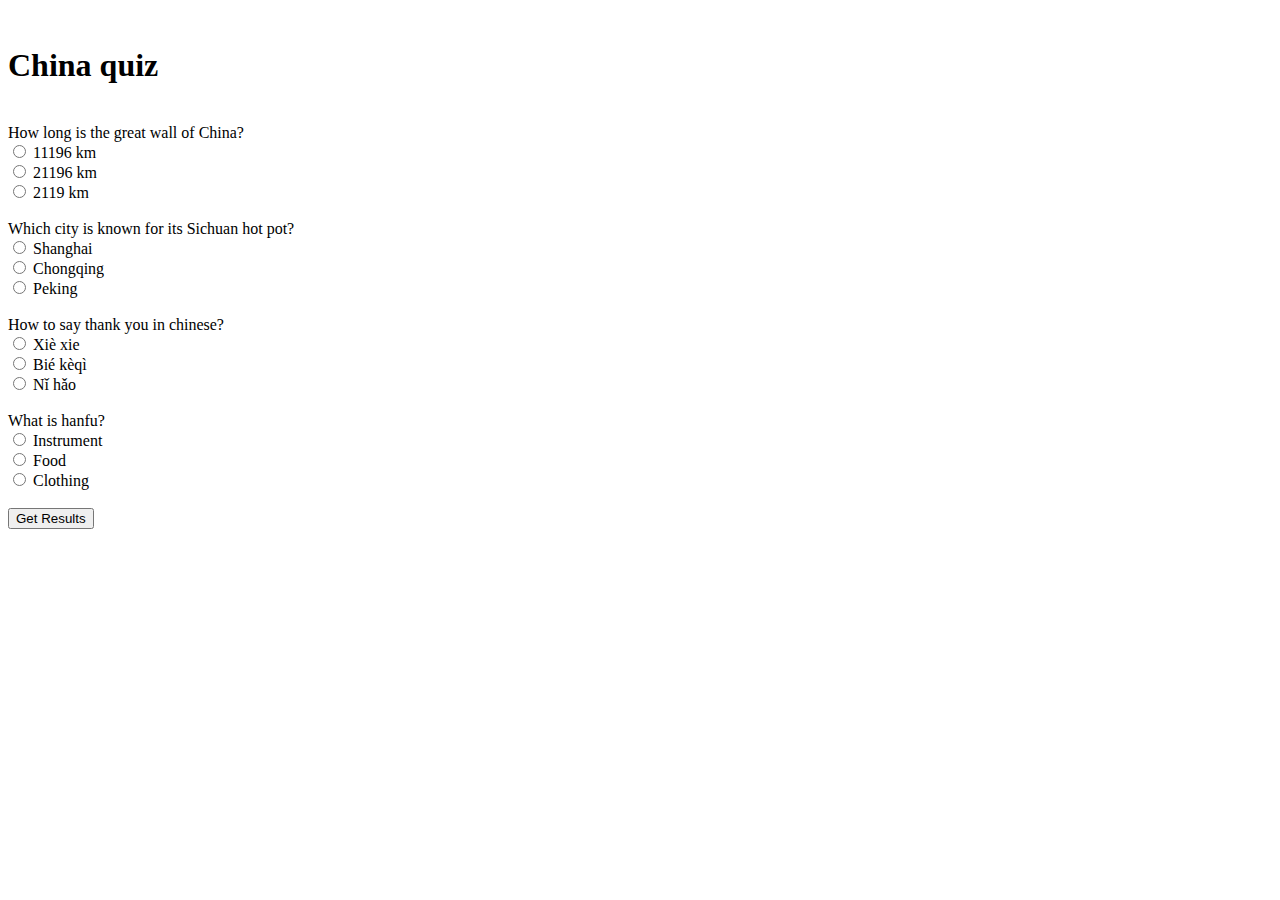
<file: ajax/ajax_quiz.html>
<!DOCTYPE html>
<html lang="en">

<head>
    <meta charset="UTF-8">
    <meta http-equiv="X-UA-Compatible" content="IE=edge">
    <meta name="viewport" content="width=device-width, initial-scale=1.0">
    <link href="https://cdn.jsdelivr.net/npm/bootstrap@5.1.3/dist/css/bootstrap.min.css" rel="stylesheet"
        integrity="sha384-1BmE4kWBq78iYhFldvKuhfTAU6auU8tT94WrHftjDbrCEXSU1oBoqyl2QvZ6jIW3" crossorigin="anonymous">
    <script src="https://ajax.googleapis.com/ajax/libs/jquery/3.6.0/jquery.min.js"></script>
    <title>Quiz by Mira</title>
    <script>
        let questionData;
        let questionURL = "questions.json";
        let promise = $.getJSON(questionURL);
        promise.done(function (data) {
            questionData = data;

            let quizContainer = document.getElementById('quiz');
            let submitButton = document.getElementById('submit');
            let resultsContainer = document.getElementById('results');

            generateQuiz(questionData, quizContainer, resultsContainer, submitButton);

            function generateQuiz(questionData, quizContainer, resultsContainer, submitButton) {

                function showQuestions(questionData, quizContainer) {
                    var output = [];
                    var answers;

                    for (let [index, question] of Object.entries(questionData)) {
                        answers = [];
                        for (i in question.choices) {
                            x = question.choices[i].text;
                            y = question.choices[i].points;
                            answers.push(
                                `<label><input type="radio" name="question${index}" value="${y}"> ${x}</label><br>`);
                        }
                        output.push(
                            `<div class="question">${question.text}</div>`
                            + '<div class="answers">' + answers.join('') + '</div><br>'
                        );
                    }
                    quizContainer.innerHTML = output.join('');
                }

                function showResults(questionData, quizContainer, resultsContainer) {

                    var userAnswers = [];

                    for (var i = 0; i < questionData.length; i++) {
                        try {
                            var valueAnswer = parseInt(quizContainer.querySelector(`input[name=question${i}]:checked`).value);
                        }
                        catch {
                            var valueAnswer = null;
                        }
                    if (userAnswers.includes(null)) {
                        resultsContainer.innerHTML = '<br>Please, answer all the questions';
                    }
                    else {
                        userAnswers.push(valueAnswer);
                        resultsContainer.innerHTML = '<br>Correct answers: ' + userAnswers.reduce((a, b) => a + b, 0) + ' out of ' + questionData.length;
                    }
                    
                    }
                    
                }

                showQuestions(questionData, quizContainer);

                submitButton.onclick = function (e) {
                    e.preventDefault();
                    showResults(questionData, quizContainer, resultsContainer);
                }
            }
        });
    </script>
</head>

<body>
    <div class="container">
        <div class="row">
            <div class="col-md-6 offset-md-3 text-center">
                <br>
                <form class="p-5 border border-light rounded shadow p-3 mb-5 bg-white rounded">
                    <h1>China quiz</h1><br>
                    <div class="mb-3" id="quiz"></div>
                    <button class="btn btn-primary" id="submit">Get Results</button>
                    <div id="results"></div>
                </form>
            </div>
        </div>
    </div>

</body>

</html>
</file>
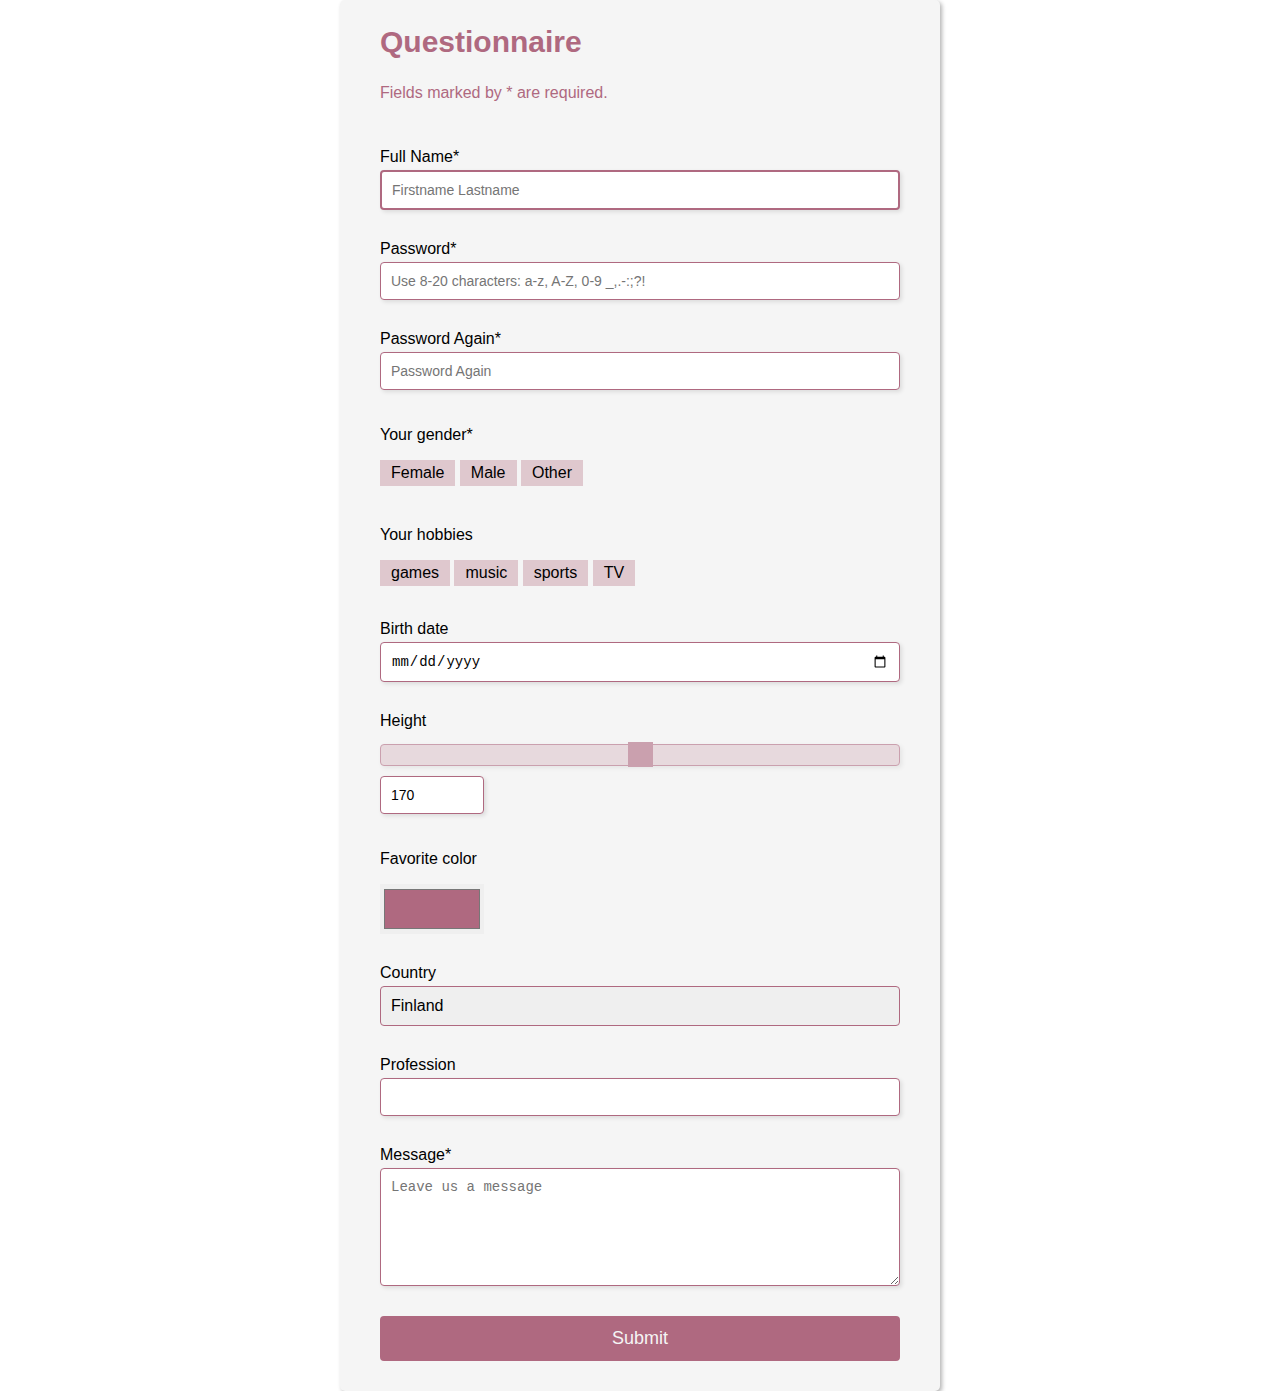
<file: form/harjoitus.html>
<!DOCTYPE html>
<html lang="en">

<head>
    <meta charset="UTF-8">
    <meta name="viewport" content="width=device-width, initial-scale=1.0">
    <title>Document</title>
    <link rel="stylesheet" href="style.css">
    <link rel="stylesheet" href="https://cdnjs.cloudflare.com/ajax/libs/font-awesome/5.15.4/css/all.min.css" crossorigin="anonymous" />
</head>

<body>
    <div class="container">
        <h2>Questionnaire</h2>
        <p id="req">Fields marked by * are required.</p>
        <form class="form" id="form" onsubmit="checkInputs(event)">
            <div class="form_fields">
                <label for="username">Full Name*</label>
                <input type="text" placeholder="Firstname Lastname" id="username" autofocus size="60" maxlength="80"
                    required />
            </div>
            <div class="form_fields">
                <label for="password">Password*</label>
                <input type="password" name="password" placeholder="Use 8-20 characters: a-z, A-Z, 0-9 _,.-:;?!" id="password" required />
                <i class="fas fa-check-circle"></i>
                <i class="fas fa-exclamation-circle"></i>
                <small>Error message</small>
            </div>
            <div class="form_fields">
                <label for="password2">Password Again*</label>
                <input type="password" placeholder="Password Again" id="password2" required />
                <i class="fas fa-check-circle"></i>
                <i class="fas fa-exclamation-circle"></i>
                <small>Error message</small>
            </div>
            <p>Your gender*</p>
            <div class="form_fields">
                <div class="choices">
                    <input type="radio" id="genderChoice1" name="gender" value="Female" required>
                    <label for="genderChoice1">Female</label>

                    <input type="radio" id="genderChoice2" name="gender" value="Male">
                    <label for="genderChoice2">Male</label>

                    <input type="radio" id="genderChoice3" name="gender" value="Other">
                    <label for="genderChoice3">Other</label>
                </div>
            </div>
            <p>Your hobbies</p>
            <div class="form_fields">
                <div class="choices">
                    <input type="checkbox" id="hobbyChoice1" name="hobbyChoice" value="Games">
                    <label for="hobbyChoice1">games</label>

                    <input type="checkbox" id="hobbyChoice2" name="hobbyChoice" value="Music">
                    <label for="hobbyChoice2">music</label>

                    <input type="checkbox" id="hobbyChoice3" name="hobbyChoice" value="Sports">
                    <label for="hobbyChoice3">sports</label>

                    <input type="checkbox" id="hobbyChoice4" name="hobbyChoice" value="TV">
                    <label for="hobbyChoice4">TV</label>
                </div>
            </div>
            <div class="form_fields">
                <label for="birthdate">Birth date</label>
                <input type="date" id="datepicker" size="40">
            </div>
            <div class="form_fields">
                <label for="id_number_input">Height</label>
                <input type="range" class="slider" name="number_input" id="id_number_input" min="40" max="300"
                    value="170" oninput="id_number_output.value = this.value">
                <input type="number" id="id_number_output" value="170" min="40" max="300"
                    oninput="id_number_input.value = this.value">
            </div>
            <p>Favorite color</p>
            <div class="color_field">
                <input type="color" id="favoriteColor" name="favoriteColor" value="#af6980">
            </div>
            <div class="form_fields">
                <label for="country">Country</label><br>
                <select name="country" id="country">
                    <optgroup label="Scandinavia">
                        <option value="finland" selected>Finland</option>
                        <option value="denmark">Denmark</option>
                        <option value="norway">Norway</option>
                        <option value="sweden">Sweden</option>
                        <option value="iceland">Iceland</option>
                    </optgroup>
                    <optgroup label="Baltic">
                        <option value="estonia">Estonia</option>
                        <option value="latvia">Latvia</option>
                        <option value="lithuania">Lithuania</option>
                    </optgroup>
                    <optgroup label="Other">
                        <option value="russia">Russia</option>
                    </optgroup>
                </select>
            </div>
            <div class="form_fields">
                <label for="profession">Profession</label>
                <input list="professions" id="profession" size="40">
                <datalist id="professions">
                    <option value="nurse"></option>
                    <option value="teacher"></option>
                    <option value="plumber"></option>
                    <option value="bureaucrat"></option>
                </datalist>
            </div>
            <div class="form_fields">
                <label for="message">Message*</label>
                <textarea id="message" name="message" rows="6" cols="60" maxlength="1000" required placeholder="Leave us a message"></textarea>
            </div>
            <button type="submit">Submit</button>
        </form>
        <div id="hidden">
            <h2 id="title">Results</h2>
            <p class="resultText">
                <span id='nameField'></span>
                <span id='passField'></span>
                <span id='pass2Field'></span>
                <span id='genderField'></span>
                <span id='hobbyField'></span>
                <span id='dateField'></span>
                <span id='heightField'></span>
                <span id='colorField'></span>
                <span id='countryField'></span>
                <span id='profField'></span>
                <span id='msgField'></span>
            </p>
        </div>
    </div>
    <script type="text/javascript" src="script.js"></script>
</body>

</html>
</file>
<file: form/style.css>
* {
    box-sizing: border-box;
  }
  
  body {
    font-family: sans-serif;
    display: flex;
    align-items: center;
    justify-content: center;
    min-height: 80vh;
    margin: 0;
  }

  .container {
      background-color: whitesmoke;
      border-radius: 5px;
      box-shadow: 2px 2px 4px rgba(0, 0, 0, 0.3);
      width: 600px;
      max-width: 100%;
  }
  
  h2 {
      padding-left: 40px;
      color: #af6980;
      font-size: 30px;
  }

  #req {
    padding-left: 40px;
    color: #af6980;
    font-size: 16px;
  }

  .form {
      padding: 30px 40px;
  }

  .form_fields {
      margin-bottom: 10px;
      padding-bottom: 20px;
      position: relative;
  }

  .form_fields label {
      display: inline-block;
      margin-bottom: 4px;
  }

  .form_fields input {
      border: 1px solid #af6980;
      box-shadow: 2px 2px 4px rgba(0, 0, 0, 0.1);
      border-radius: 4px;
      display: block;
      font-size: 14px;
      width: 100%;
      padding: 10px;
  }

  .form_fields input:focus {
    border: 2px solid #af6980;
    outline: none;
  }

  .form_fields i {
      position: absolute;
      top: 33px;
      right: 10px;
      visibility: hidden;
  }

  .form_fields small {
      visibility: hidden;
      position: absolute;
      font-size: 14px;
      bottom: 0;
      left: 0;
  }

  .form_fields.success input {
      border-color: green;
  }

  .form_fields.success i.fa-check-circle {
      visibility: visible;
      color: green;
  }

  .form_fields.error input {
    border-color: red;
  }

  .form_fields.error i.fa-exclamation-circle {
    visibility: visible;
    color: red;
  }

  .form_fields.error small {
      visibility: visible;
      color: red;
  }

  .choices input[type="radio"] {
    position: absolute;
    opacity: 0;
    pointer-events: none;
  }
  
  .choices input[type="checkbox"] {
    position: absolute;
    opacity: 0;
    pointer-events: none;
  }

  .choices label {
    display: inline-block;
    background-color: #dfc8ce;
    padding: 4px 11px;
    font-size: 16px;
    cursor: pointer;
  }
  
  .choices input[type="radio"]:checked+label {
    background-color: #af6980;
  }

  .choices input[type="checkbox"]:checked+label {
    background-color: #af6980;
  }

  input[type=range] {
    margin: 10px 0;
    width: 100%;
    background-color: #dfc8ce;
  }

  .slider {
    -webkit-appearance: none;
    width: 100%;
    height: 10px;
    outline: none;
    opacity: 0.6;
  }
  
  .slider:hover {
    opacity: 0.9;
  }
  
  .slider::-webkit-slider-thumb {
    -webkit-appearance: none;
    appearance: none;
    width: 25px;
    height: 25px;
    background: #af6980;
    cursor: pointer;
  }
  
  .slider::-moz-range-thumb {
    width: 25px;
    height: 25px;
    background: #af6980;
    cursor: pointer;
  }

  input[type=number] {
      width: 20%;
  }

  .color_field {
    margin-bottom: 10px;
    padding-bottom: 20px;
    position: relative;
  }

  input[type="color"] {
	width: 20%;
    height: 50px;
    border: none;
}
  select {
    padding: 10px;
    border-radius: 4px;
    display: block;
    font-size: 16px;
    width: 100%;
    height: 40px;
    border: 1px solid #af6980;
    -webkit-appearance: none;
    -moz-appearance: none;
    appearance: none;
  }

  textarea {
    border: 1px solid #af6980;
    box-shadow: 2px 2px 4px rgba(0, 0, 0, 0.1);
    border-radius: 4px;
    display: block;
    font-size: 14px;
    width: 100%;
    padding: 10px;
  }

  textarea:focus {
    border: 2px solid #af6980;
    outline: none;
  }


  .form button {
    background-color: #af6980;
    border: 2px solid #af6980;
    color: whitesmoke;
    display: block;
    width: 100%;
    padding: 10px;
    font-size: 18px;
    border-radius: 4px;
}

.form button:hover {
    cursor: pointer;
}


#hidden {
    display: none;
}

.resultText {
    padding: 10px 40px;
}
</file>
